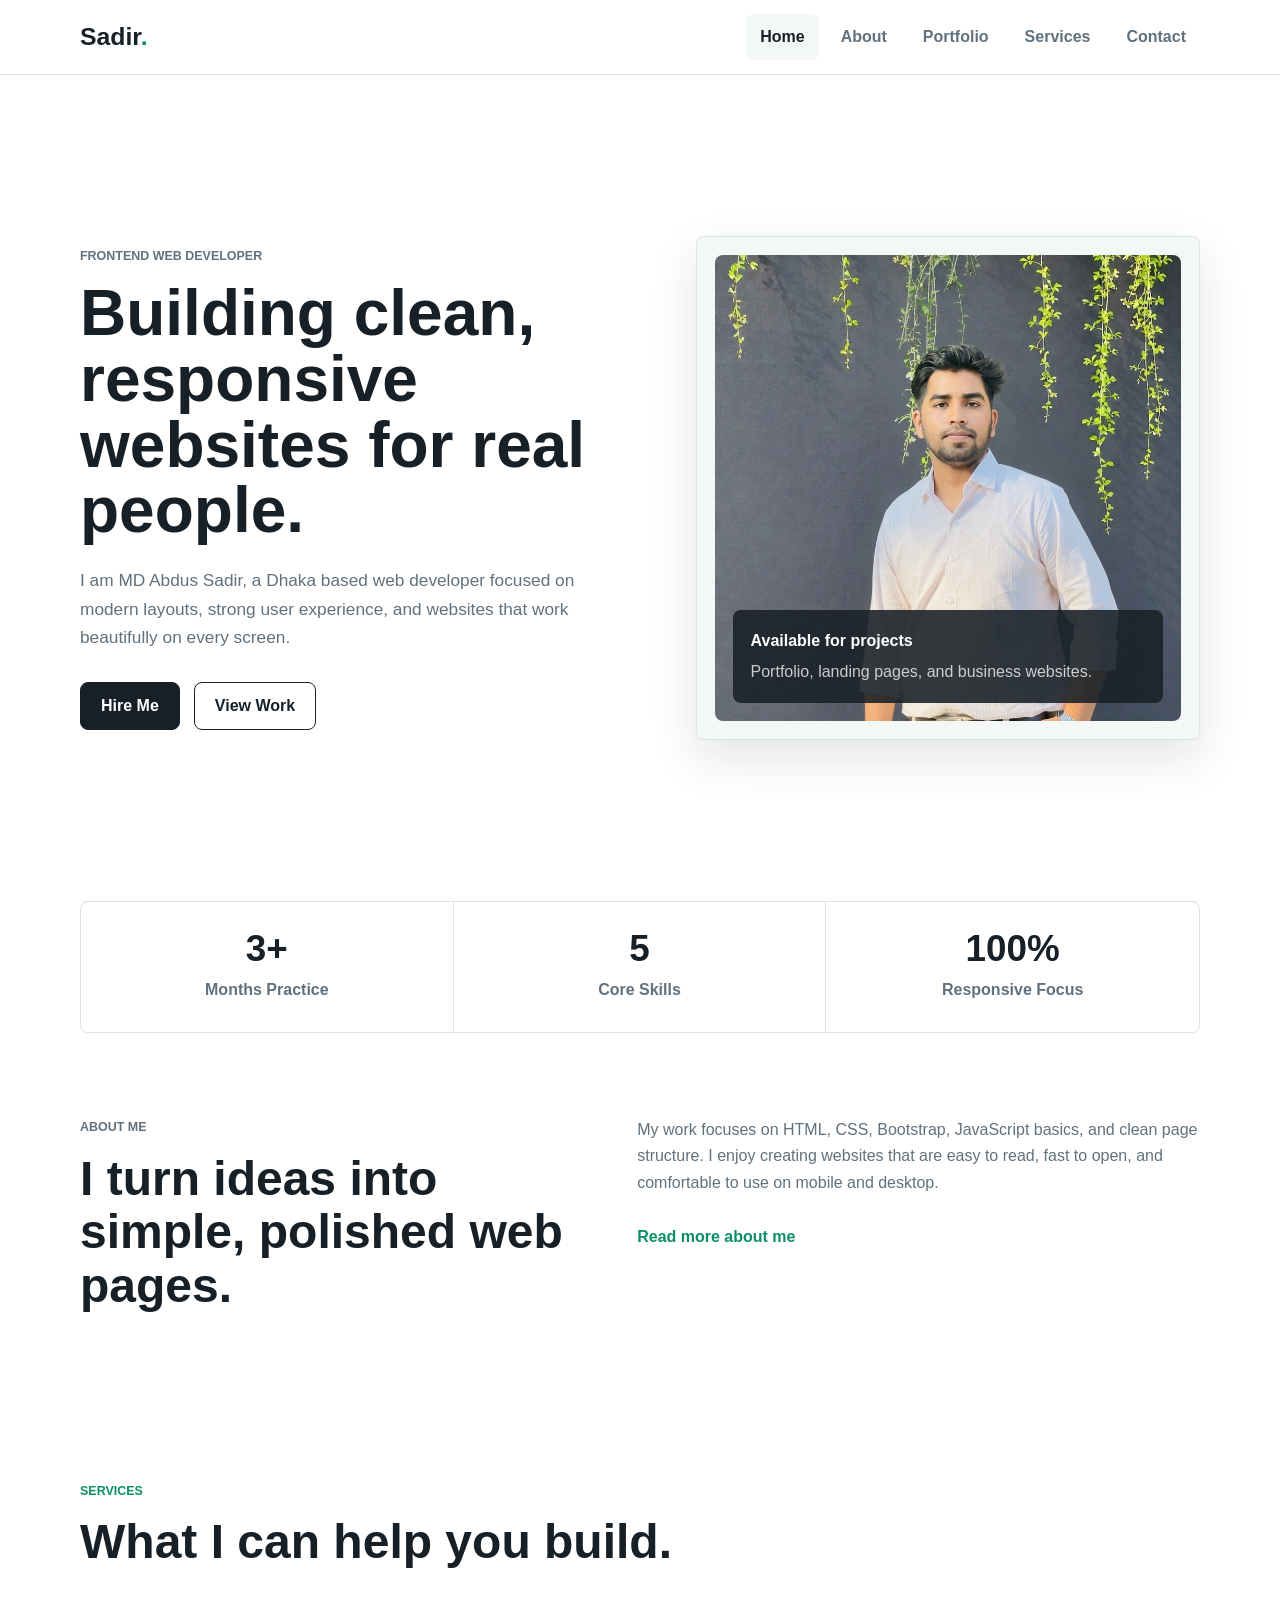
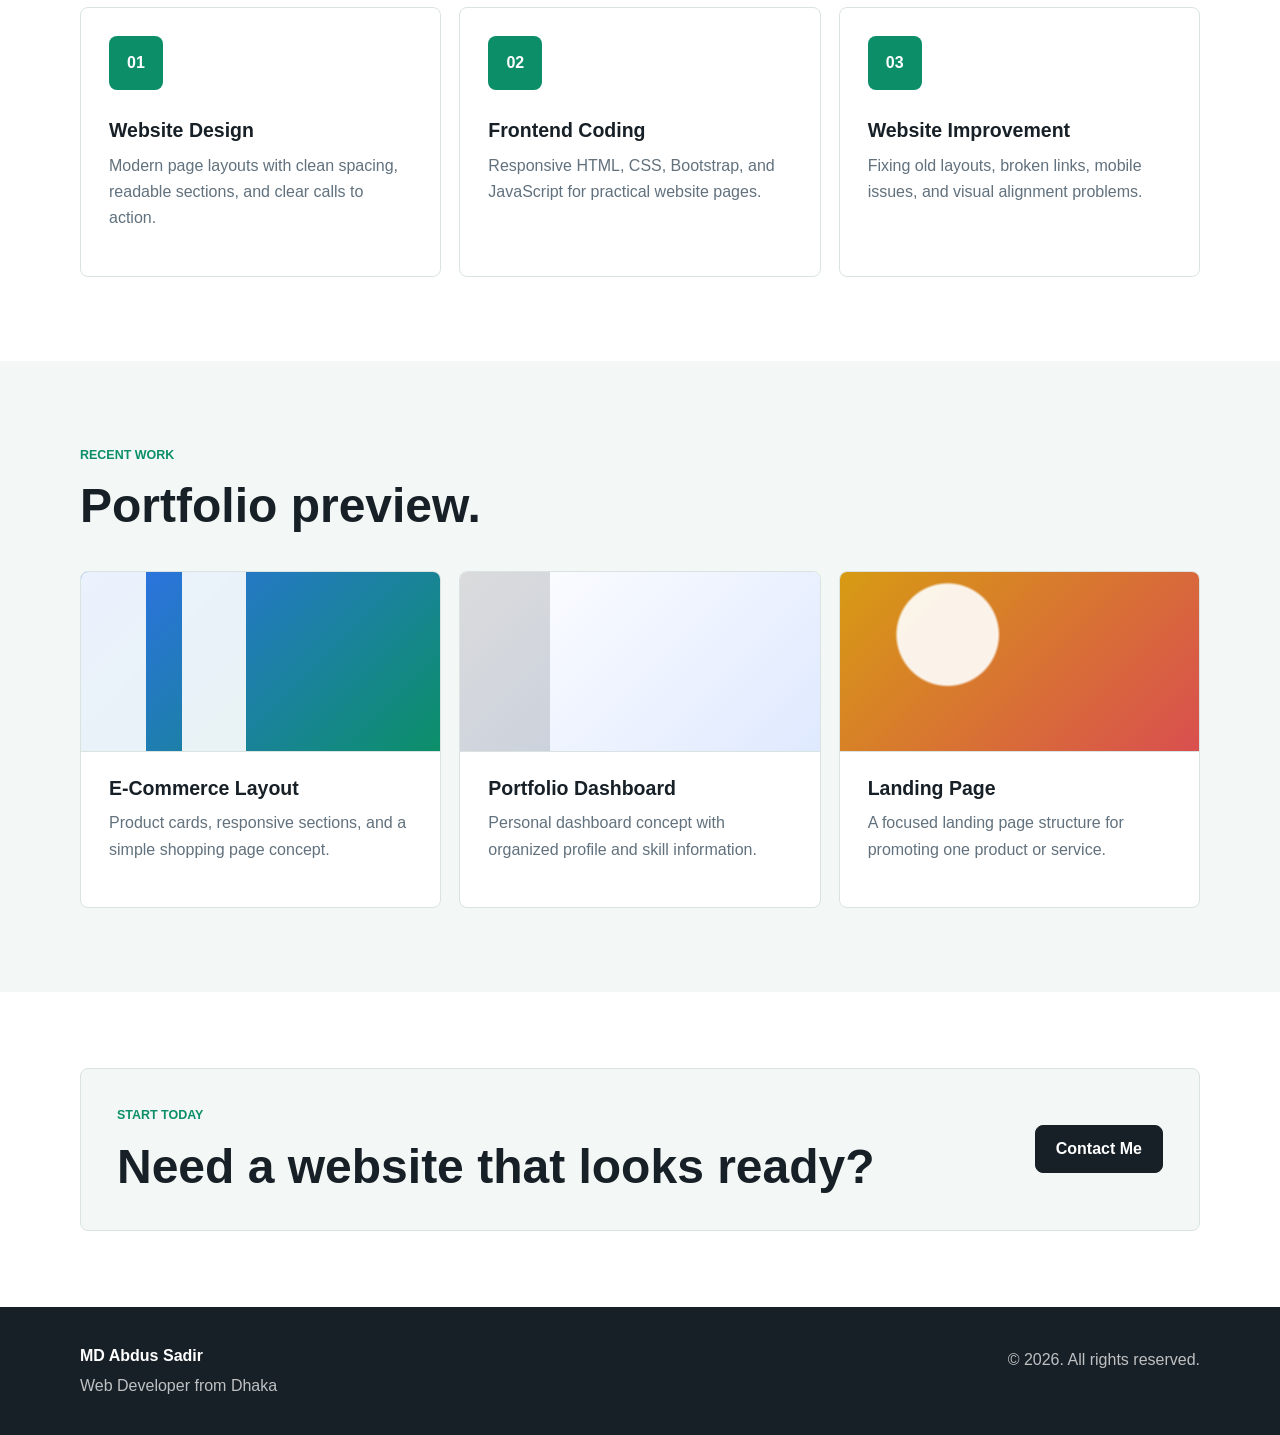
<file: index.html>
<!doctype html>
<html lang="en">

<head>
  <meta charset="UTF-8" />
  <meta name="viewport" content="width=device-width, initial-scale=1.0" />
  <title>MD Abdus Sadir | Web Developer</title>
  <meta name="description" content="Portfolio website for MD Abdus Sadir, a web developer from Dhaka." />
  <link rel="stylesheet" href="style.css" />
</head>

<body>
  <header class="site-header">
    <nav class="nav" aria-label="Main navigation">
      <a class="brand" href="index.html">Sadir<span>.</span></a>
      <input class="nav-check" type="checkbox" id="nav-check" />
      <label class="nav-button" for="nav-check" aria-label="Toggle navigation">
        <span></span>
        <span></span>
        <span></span>
      </label>
      <div class="nav-links">
        <a class="active" href="index.html">Home</a>
        <a href="about.html">About</a>
        <a href="portfolio.html">Portfolio</a>
        <a href="services.html">Services</a>
        <a href="contact.html">Contact</a>
      </div>
    </nav>
  </header>

  <main>
    <section class="hero">
      <div class="hero-content">
        <p class="eyebrow">Frontend web developer</p>
        <h1>Building clean, responsive websites for real people.</h1>
        <p>
          I am MD Abdus Sadir, a Dhaka based web developer focused on modern layouts,
          strong user experience, and websites that work beautifully on every screen.
        </p>
        <div class="hero-actions">
          <a class="btn primary" href="contact.html">Hire Me</a>
          <a class="btn secondary" href="portfolio.html">View Work</a>
        </div>
      </div>
      <div class="hero-visual">
        <img src="sadir-profile.png" alt="MD Abdus Sadir" />
        <div class="hero-card">
          <strong>Available for projects</strong>
          <span>Portfolio, landing pages, and business websites.</span>
        </div>
      </div>
    </section>

    <section class="section stats-band" aria-label="Profile highlights">
      <div>
        <strong>3+</strong>
        <span>Months Practice</span>
      </div>
      <div>
        <strong>5</strong>
        <span>Core Skills</span>
      </div>
      <div>
        <strong>100%</strong>
        <span>Responsive Focus</span>
      </div>
    </section>

    <section class="section split">
      <div>
        <p class="eyebrow">About me</p>
        <h2>I turn ideas into simple, polished web pages.</h2>
      </div>
      <div>
        <p>
          My work focuses on HTML, CSS, Bootstrap, JavaScript basics, and clean page
          structure. I enjoy creating websites that are easy to read, fast to open,
          and comfortable to use on mobile and desktop.
        </p>
        <a class="text-link" href="about.html">Read more about me</a>
      </div>
    </section>

    <section class="section">
      <div class="section-heading">
        <p class="eyebrow">Services</p>
        <h2>What I can help you build.</h2>
      </div>
      <div class="card-grid three">
        <article class="feature-card">
          <span class="icon-box">01</span>
          <h3>Website Design</h3>
          <p>Modern page layouts with clean spacing, readable sections, and clear calls to action.</p>
        </article>
        <article class="feature-card">
          <span class="icon-box">02</span>
          <h3>Frontend Coding</h3>
          <p>Responsive HTML, CSS, Bootstrap, and JavaScript for practical website pages.</p>
        </article>
        <article class="feature-card">
          <span class="icon-box">03</span>
          <h3>Website Improvement</h3>
          <p>Fixing old layouts, broken links, mobile issues, and visual alignment problems.</p>
        </article>
      </div>
    </section>

    <section class="section soft">
      <div class="section-heading">
        <p class="eyebrow">Recent work</p>
        <h2>Portfolio preview.</h2>
      </div>
      <div class="project-grid">
        <article class="project-card">
          <div class="project-art shop-art"></div>
          <h3>E-Commerce Layout</h3>
          <p>Product cards, responsive sections, and a simple shopping page concept.</p>
        </article>
        <article class="project-card">
          <div class="project-art dashboard-art"></div>
          <h3>Portfolio Dashboard</h3>
          <p>Personal dashboard concept with organized profile and skill information.</p>
        </article>
        <article class="project-card">
          <div class="project-art landing-art"></div>
          <h3>Landing Page</h3>
          <p>A focused landing page structure for promoting one product or service.</p>
        </article>
      </div>
    </section>

    <section class="section cta">
      <div>
        <p class="eyebrow">Start today</p>
        <h2>Need a website that looks ready?</h2>
      </div>
      <a class="btn primary" href="contact.html">Contact Me</a>
    </section>
  </main>

  <footer class="footer">
    <div>
      <strong>MD Abdus Sadir</strong>
      <p>Web Developer from Dhaka</p>
    </div>
    <p>&copy; 2026. All rights reserved.</p>
  </footer>
<script>
function updateDateTime() {
    const now = new Date();

    const options = {
        weekday: 'short',
        year: 'numeric',
        month: 'short',
        day: 'numeric',
        hour: '2-digit',
        minute: '2-digit',
        second: '2-digit',
        hour12: true
    };

    document.getElementById('datetime').textContent =
        now.toLocaleString('en-US', options);
}

setInterval(updateDateTime, 1000);
updateDateTime();
</script>



</body>
</html>
</file>
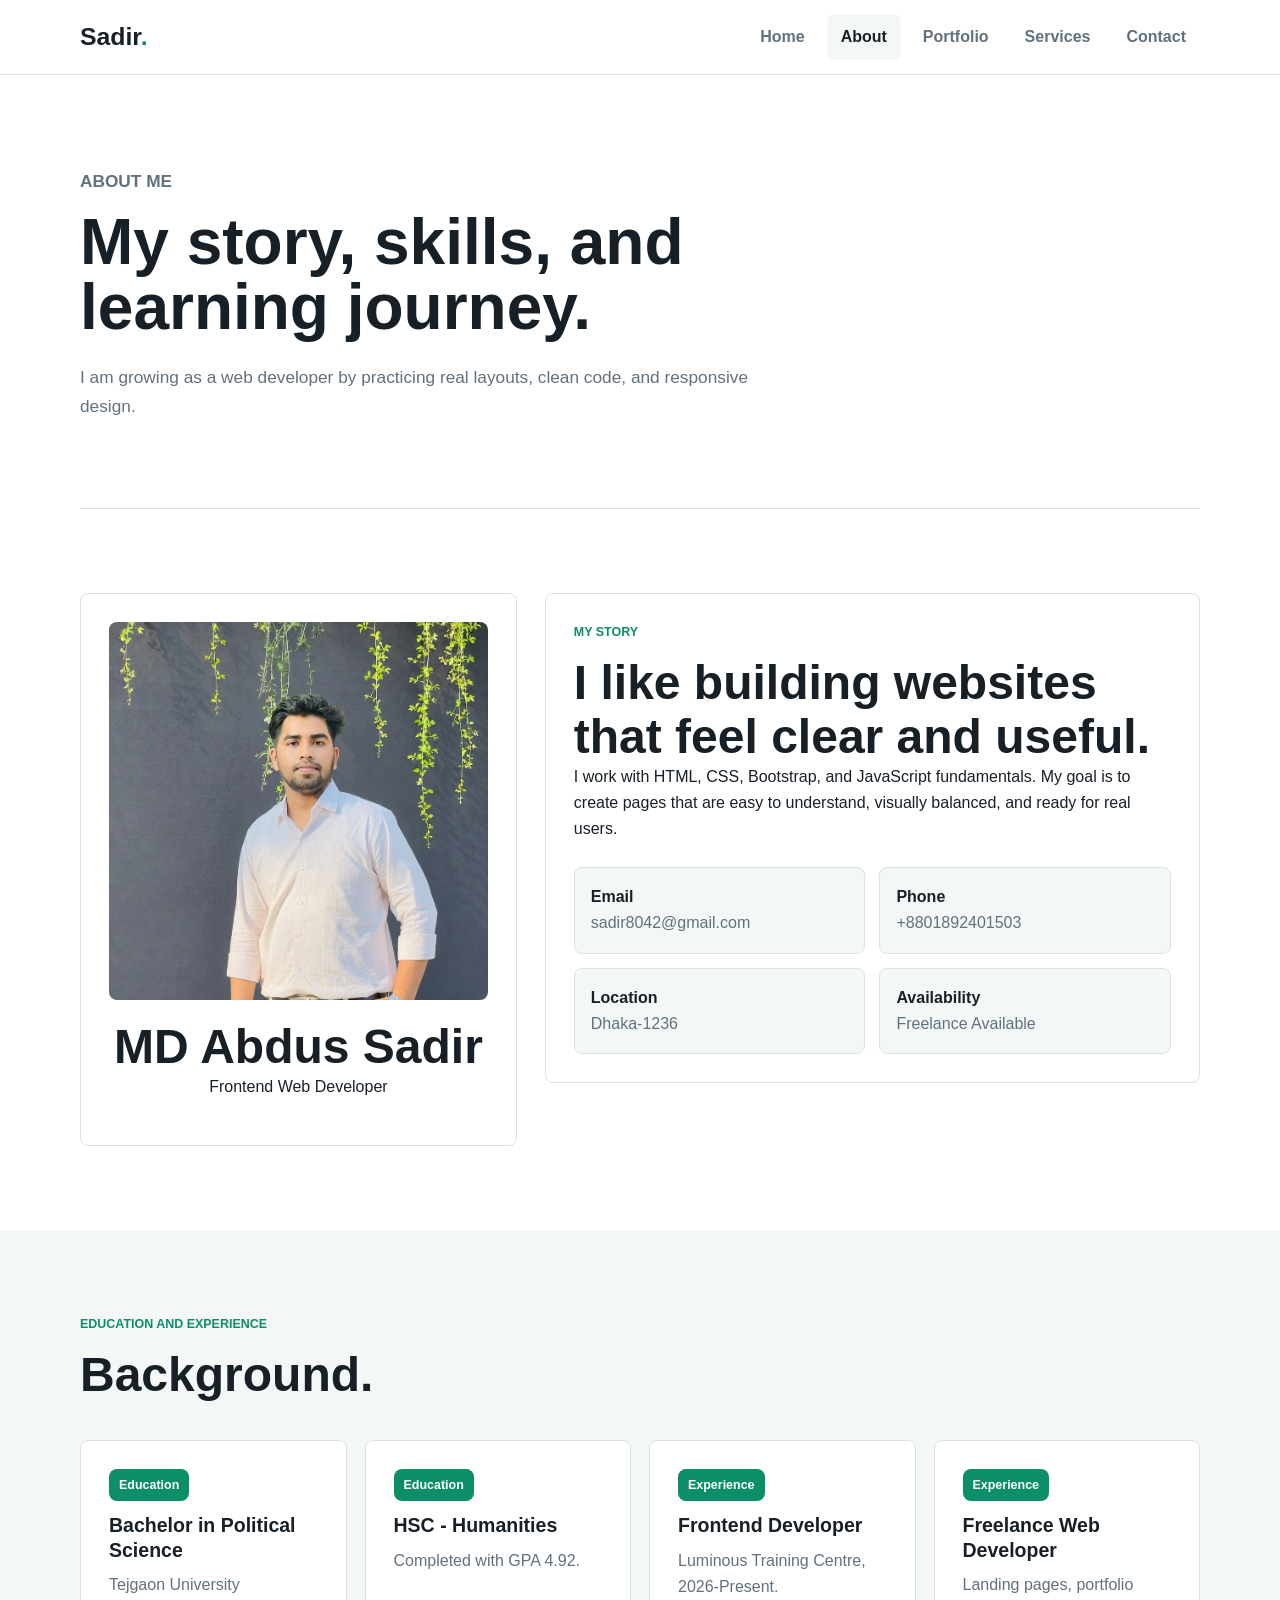
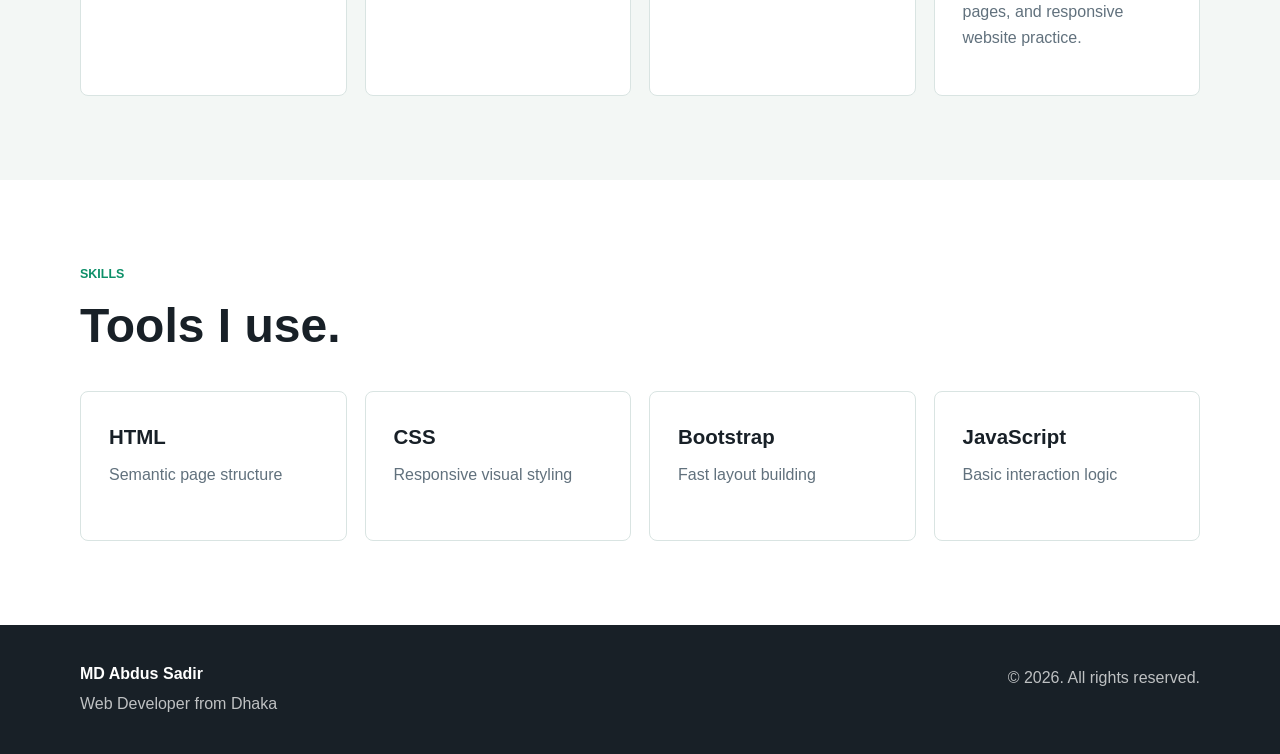
<file: about.html>
<!doctype html>
<html lang="en">

<head>
  <meta charset="UTF-8" />
  <meta name="viewport" content="width=device-width, initial-scale=1.0" />
  <title>About | MD Abdus Sadir</title>
  <meta name="description" content="About MD Abdus Sadir, education, experience, and web development skills." />
  <link rel="stylesheet" href="style.css" />
</head>

<body>
  <header class="site-header">
    <nav class="nav" aria-label="Main navigation">
      <a class="brand" href="index.html">Sadir<span>.</span></a>
      <input class="nav-check" type="checkbox" id="nav-check" />
      <label class="nav-button" for="nav-check" aria-label="Toggle navigation">
        <span></span>
        <span></span>
        <span></span>
      </label>
      <div class="nav-links">
        <a href="index.html">Home</a>
        <a class="active" href="about.html">About</a>
        <a href="portfolio.html">Portfolio</a>
        <a href="services.html">Services</a>
        <a href="contact.html">Contact</a>
      </div>
    </nav>
  </header>

  <main>
    <section class="page-hero">
      <p class="eyebrow">About me</p>
      <h1>My story, skills, and learning journey.</h1>
      <p>I am growing as a web developer by practicing real layouts, clean code, and responsive design.</p>
    </section>

    <section class="section about-layout">
      <div class="profile-panel">
        <img src="sadir-profile.png" alt="MD Abdus Sadir" />
        <h2>MD Abdus Sadir</h2>
        <p>Frontend Web Developer</p>
      </div>
      <div class="story-panel">
        <p class="eyebrow">My story</p>
        <h2>I like building websites that feel clear and useful.</h2>
        <p>
          I work with HTML, CSS, Bootstrap, and JavaScript fundamentals. My goal is to create
          pages that are easy to understand, visually balanced, and ready for real users.
        </p>
        <div class="info-grid">
          <div><strong>Email</strong><span>sadir8042@gmail.com</span></div>
          <div><strong>Phone</strong><span>+8801892401503</span></div>
          <div><strong>Location</strong><span>Dhaka-1236</span></div>
          <div><strong>Availability</strong><span>Freelance Available</span></div>
        </div>
      </div>
    </section>

    <section class="section soft">
      <div class="section-heading">
        <p class="eyebrow">Education and experience</p>
        <h2>Background.</h2>
      </div>
      <div class="timeline">
        <article>
          <span>Education</span>
          <h3>Bachelor in Political Science</h3>
          <p>Tejgaon University</p>
        </article>
        <article>
          <span>Education</span>
          <h3>HSC - Humanities</h3>
          <p>Completed with GPA 4.92.</p>
        </article>
        <article>
          <span>Experience</span>
          <h3>Frontend Developer</h3>
          <p>Luminous Training Centre, 2026-Present.</p>
        </article>
        <article>
          <span>Experience</span>
          <h3>Freelance Web Developer</h3>
          <p>Landing pages, portfolio pages, and responsive website practice.</p>
        </article>
      </div>
    </section>

    <section class="section">
      <div class="section-heading">
        <p class="eyebrow">Skills</p>
        <h2>Tools I use.</h2>
      </div>
      <div class="skill-grid">
        <div class="skill-card"><strong>HTML</strong><span>Semantic page structure</span></div>
        <div class="skill-card"><strong>CSS</strong><span>Responsive visual styling</span></div>
        <div class="skill-card"><strong>Bootstrap</strong><span>Fast layout building</span></div>
        <div class="skill-card"><strong>JavaScript</strong><span>Basic interaction logic</span></div>
      </div>
    </section>
  </main>

  <footer class="footer">
    <div>
      <strong>MD Abdus Sadir</strong>
      <p>Web Developer from Dhaka</p>
    </div>
    <p>&copy; 2026. All rights reserved.</p>
  </footer>
</body>

</html>
</file>
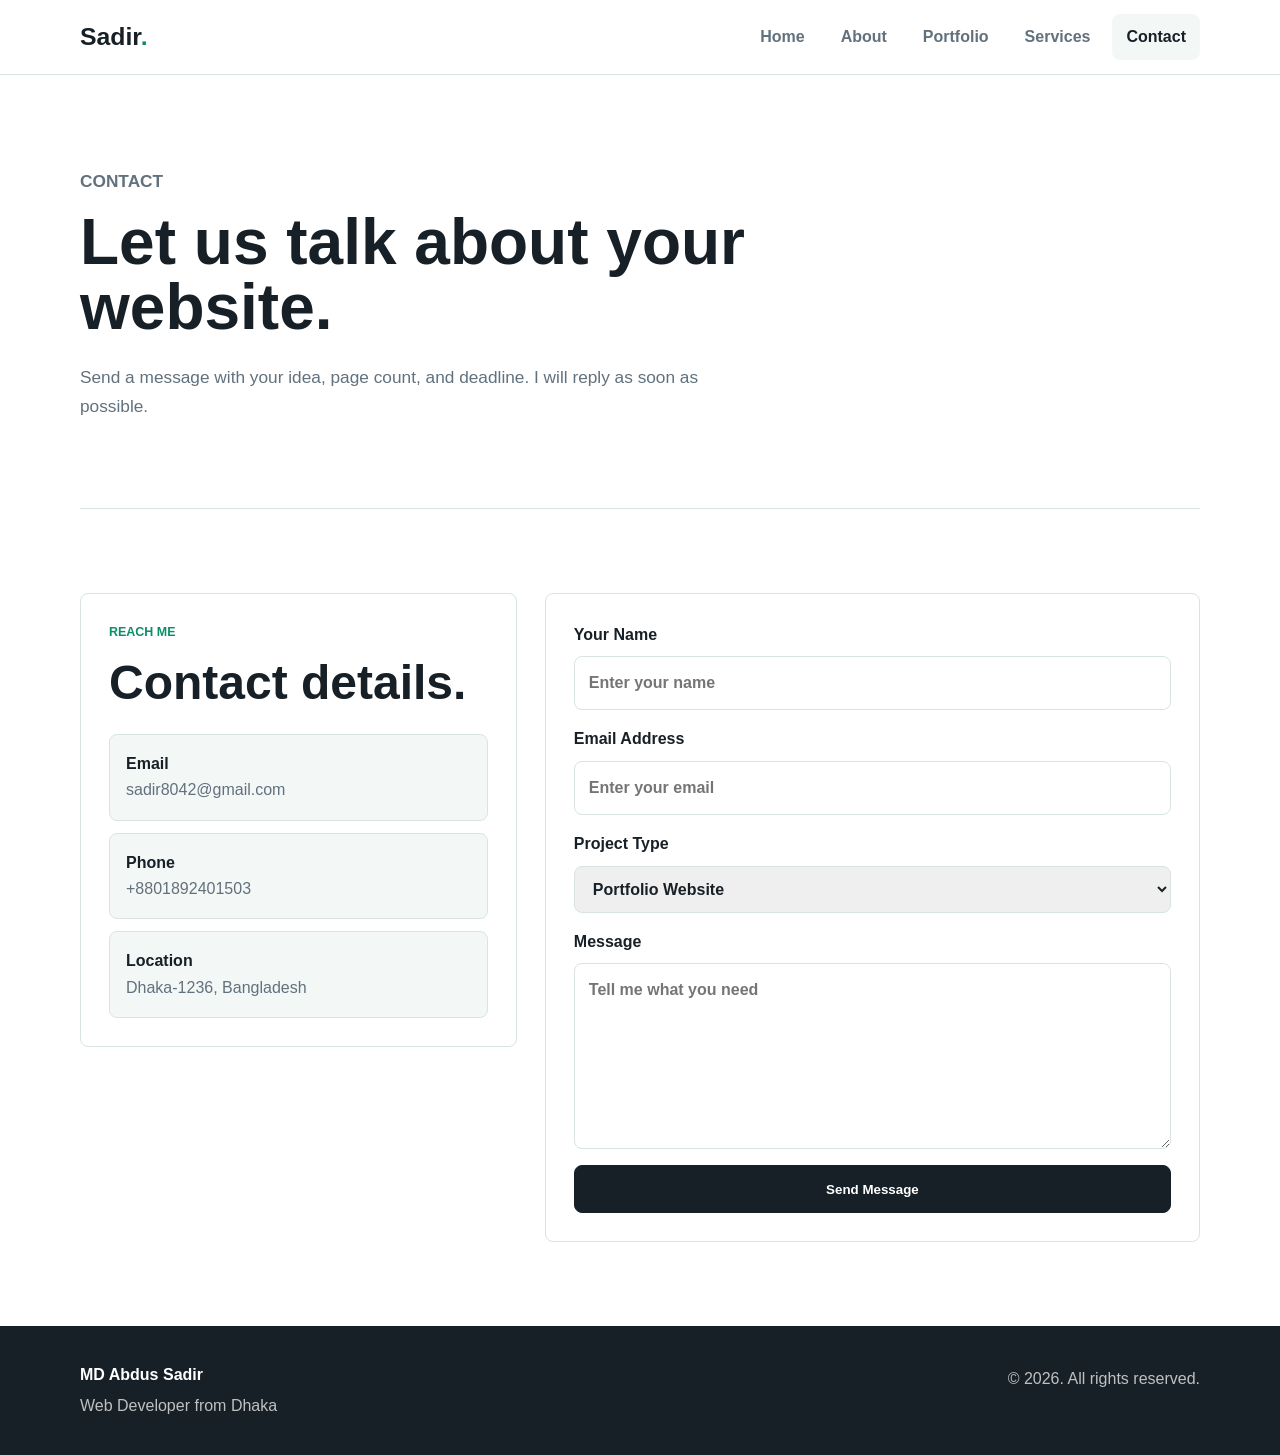
<file: contact.html>
<!doctype html>
<html lang="en">

<head>
  <meta charset="UTF-8" />
  <meta name="viewport" content="width=device-width, initial-scale=1.0" />
  <title>Contact | MD Abdus Sadir</title>
  <meta name="description" content="Contact MD Abdus Sadir for web development projects." />
  <link rel="stylesheet" href="style.css" />
</head>

<body>
  <header class="site-header">
    <nav class="nav" aria-label="Main navigation">
      <a class="brand" href="index.html">Sadir<span>.</span></a>
      <input class="nav-check" type="checkbox" id="nav-check" />
      <label class="nav-button" for="nav-check" aria-label="Toggle navigation">
        <span></span>
        <span></span>
        <span></span>
      </label>
      <div class="nav-links">
        <a href="index.html">Home</a>
        <a href="about.html">About</a>
        <a href="portfolio.html">Portfolio</a>
        <a href="services.html">Services</a>
        <a class="active" href="contact.html">Contact</a>
      </div>
    </nav>
  </header>

  <main>
    <section class="page-hero">
      <p class="eyebrow">Contact</p>
      <h1>Let us talk about your website.</h1>
      <p>Send a message with your idea, page count, and deadline. I will reply as soon as possible.</p>
    </section>

    <section class="section contact-layout">
      <div class="contact-info">
        <p class="eyebrow">Reach me</p>
        <h2>Contact details.</h2>
        <div class="contact-list">
          <a href="mailto:sadir8042@gmail.com"><strong>Email</strong><span>sadir8042@gmail.com</span></a>
          <a href="tel:+8801892401503"><strong>Phone</strong><span>+8801892401503</span></a>
          <div><strong>Location</strong><span>Dhaka-1236, Bangladesh</span></div>
        </div>
      </div>

      <form class="contact-form" action="mailto:sadir8042@gmail.com" method="post" enctype="text/plain">
        <label>
          Your Name
          <input type="text" name="name" placeholder="Enter your name" required />
        </label>
        <label>
          Email Address
          <input type="email" name="email" placeholder="Enter your email" required />
        </label>
        <label>
          Project Type
          <select name="project">
            <option>Portfolio Website</option>
            <option>Landing Page</option>
            <option>Business Website</option>
            <option>Website Fix</option>
          </select>
        </label>
        <label>
          Message
          <textarea name="message" rows="6" placeholder="Tell me what you need"></textarea>
        </label>
        <button class="btn primary" type="submit">Send Message</button>
      </form>
    </section>
  </main>

  <footer class="footer">
    <div>
      <strong>MD Abdus Sadir</strong>
      <p>Web Developer from Dhaka</p>
    </div>
    <p>&copy; 2026. All rights reserved.</p>
  </footer>
</body>

</html>
</file>
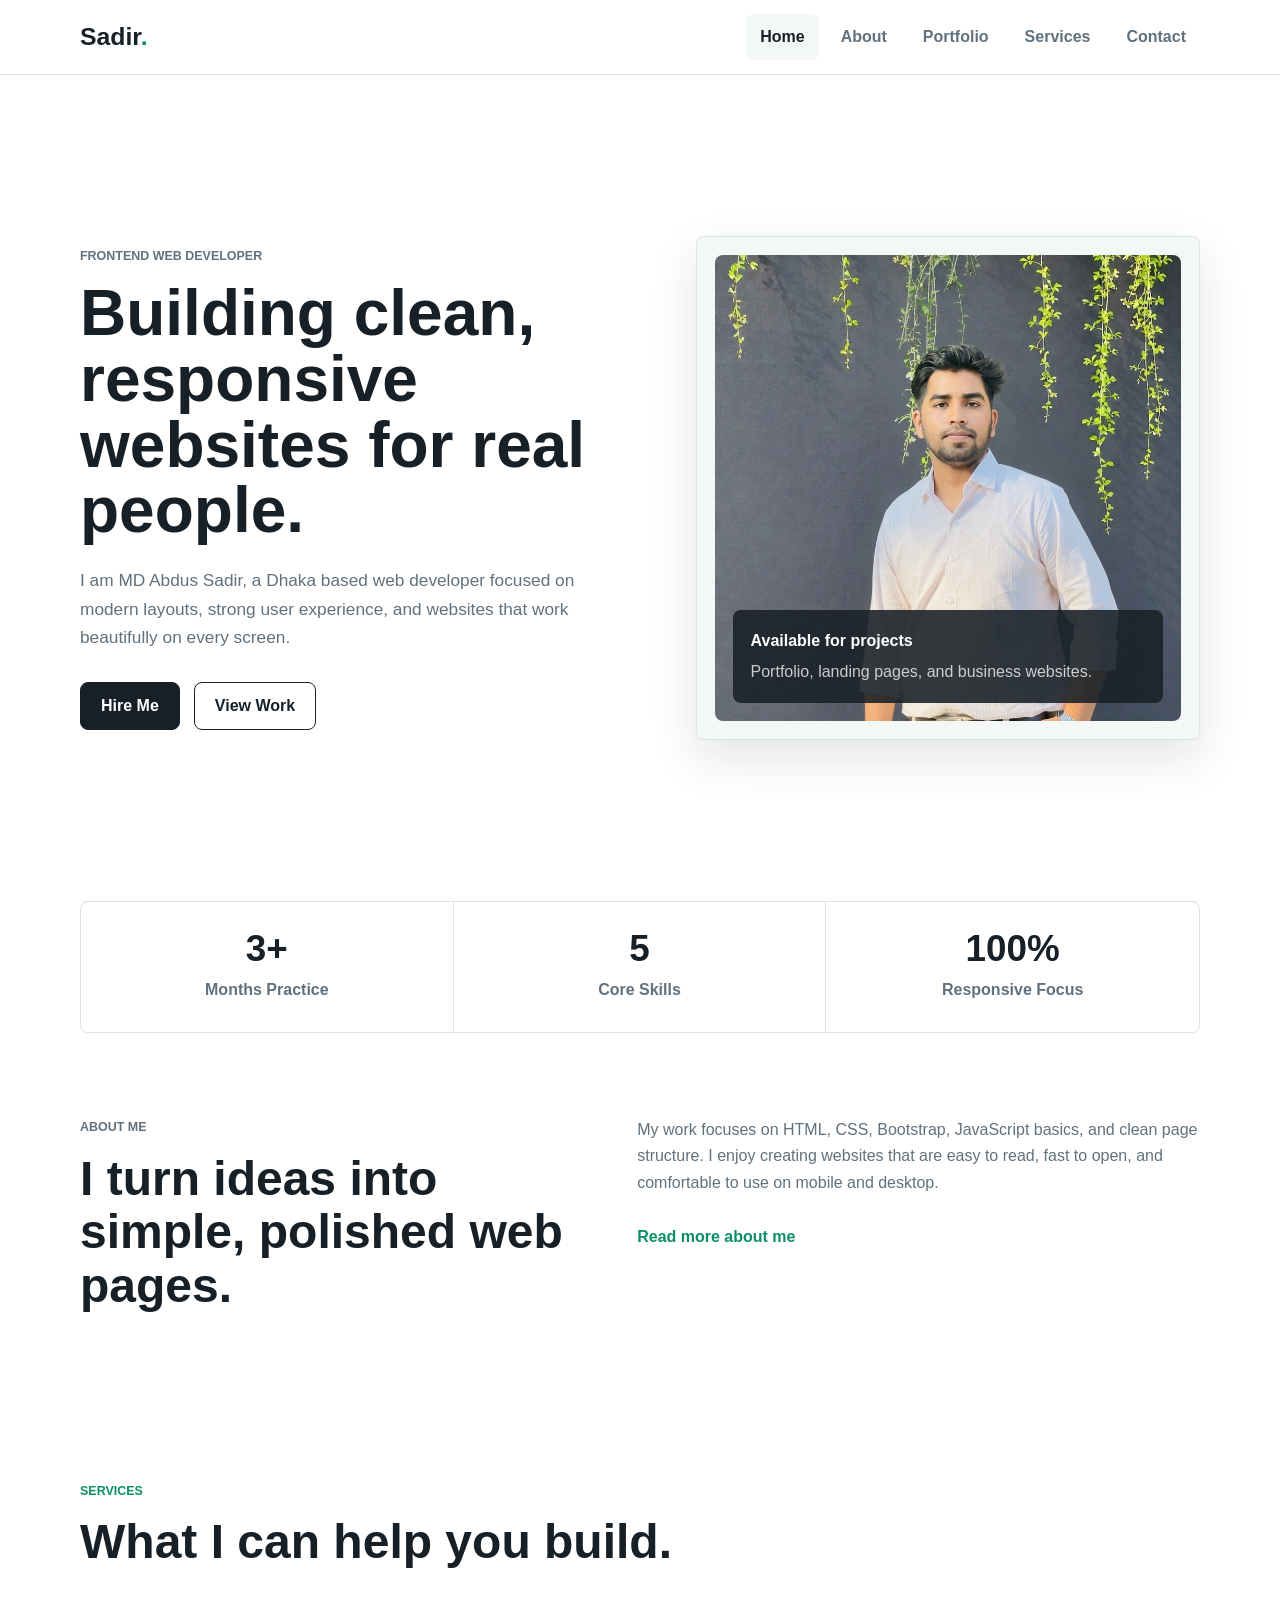
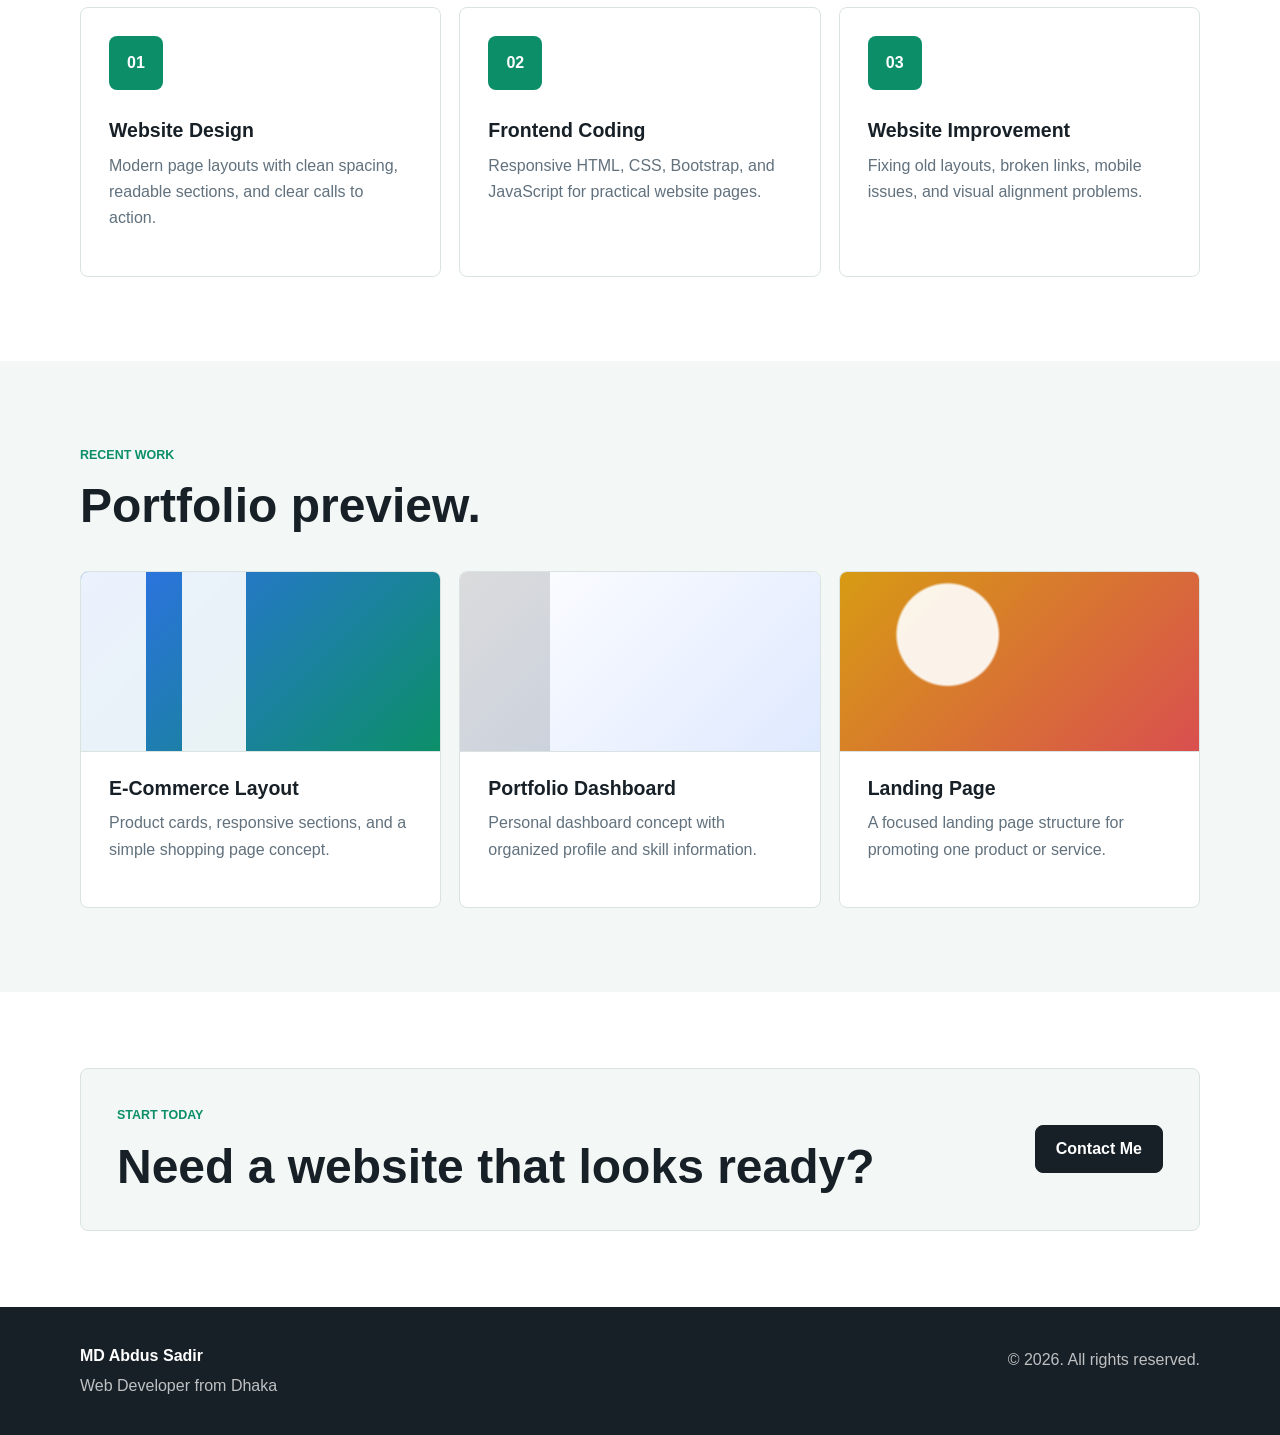
<file: home.html>
<!doctype html>
<html lang="en">

<head>
  <meta charset="UTF-8" />
  <meta name="viewport" content="width=device-width, initial-scale=1.0" />
  <title>Home | MD Abdus Sadir</title>
  <meta http-equiv="refresh" content="0; url=index.html" />
  <link rel="canonical" href="index.html" />
  <link rel="stylesheet" href="style.css" />
</head>

<body>
  <main class="redirect-page">
    <h1>Opening Home Page...</h1>
    <p><a class="btn primary" href="index.html">Go to Home</a></p>
  </main>
</body>

</html>
</file>
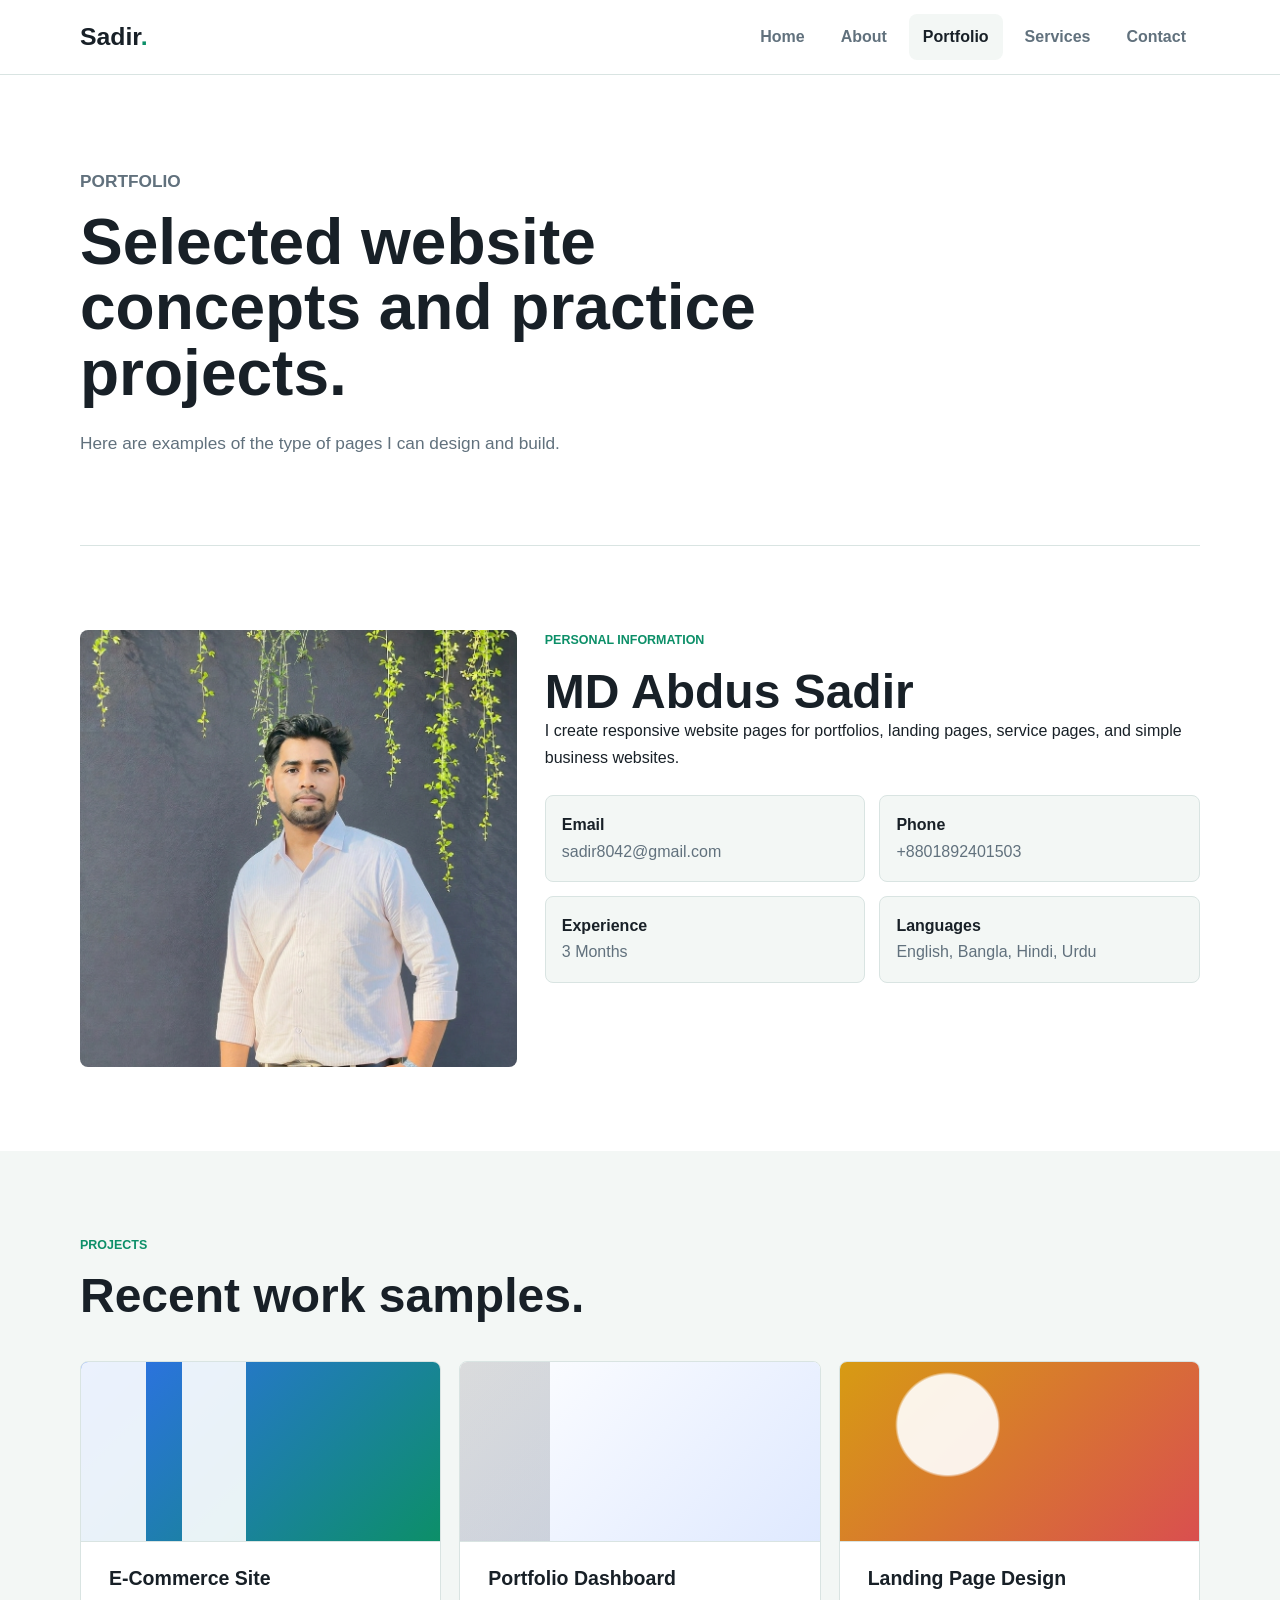
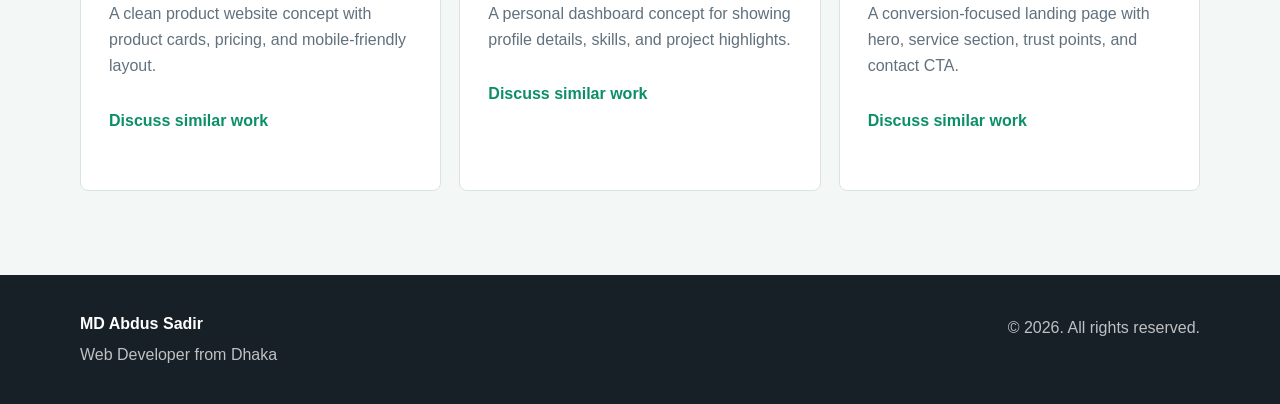
<file: portfolio.html>
<!doctype html>
<html lang="en">

<head>
  <meta charset="UTF-8" />
  <meta name="viewport" content="width=device-width, initial-scale=1.0" />
  <title>Portfolio | MD Abdus Sadir</title>
  <meta name="description" content="Portfolio projects and personal information for MD Abdus Sadir." />
  <link rel="stylesheet" href="style.css" />
</head>

<body>
  <header class="site-header">
    <nav class="nav" aria-label="Main navigation">
      <a class="brand" href="index.html">Sadir<span>.</span></a>
      <input class="nav-check" type="checkbox" id="nav-check" />
      <label class="nav-button" for="nav-check" aria-label="Toggle navigation">
        <span></span>
        <span></span>
        <span></span>
      </label>
      <div class="nav-links">
        <a href="index.html">Home</a>
        <a href="about.html">About</a>
        <a class="active" href="portfolio.html">Portfolio</a>
        <a href="services.html">Services</a>
        <a href="contact.html">Contact</a>
      </div>
    </nav>
  </header>

  <main>
    <section class="page-hero">
      <p class="eyebrow">Portfolio</p>
      <h1>Selected website concepts and practice projects.</h1>
      <p>Here are examples of the type of pages I can design and build.</p>
    </section>

    <section class="section portfolio-intro">
      <div>
        <img src="sadir-profile.png" alt="MD Abdus Sadir" />
      </div>
      <div>
        <p class="eyebrow">Personal information</p>
        <h2>MD Abdus Sadir</h2>
        <p>
          I create responsive website pages for portfolios, landing pages, service pages,
          and simple business websites.
        </p>
        <div class="info-grid">
          <div><strong>Email</strong><span>sadir8042@gmail.com</span></div>
          <div><strong>Phone</strong><span>+8801892401503</span></div>
          <div><strong>Experience</strong><span>3 Months</span></div>
          <div><strong>Languages</strong><span>English, Bangla, Hindi, Urdu</span></div>
        </div>
      </div>
    </section>

    <section class="section soft">
      <div class="section-heading">
        <p class="eyebrow">Projects</p>
        <h2>Recent work samples.</h2>
      </div>
      <div class="project-grid">
        <article class="project-card large-card">
          <div class="project-art shop-art"></div>
          <h3>E-Commerce Site</h3>
          <p>A clean product website concept with product cards, pricing, and mobile-friendly layout.</p>
          <a class="text-link" href="contact.html">Discuss similar work</a>
        </article>
        <article class="project-card large-card">
          <div class="project-art dashboard-art"></div>
          <h3>Portfolio Dashboard</h3>
          <p>A personal dashboard concept for showing profile details, skills, and project highlights.</p>
          <a class="text-link" href="contact.html">Discuss similar work</a>
        </article>
        <article class="project-card large-card">
          <div class="project-art landing-art"></div>
          <h3>Landing Page Design</h3>
          <p>A conversion-focused landing page with hero, service section, trust points, and contact CTA.</p>
          <a class="text-link" href="contact.html">Discuss similar work</a>
        </article>
      </div>
    </section>
  </main>

  <footer class="footer">
    <div>
      <strong>MD Abdus Sadir</strong>
      <p>Web Developer from Dhaka</p>
    </div>
    <p>&copy; 2026. All rights reserved.</p>
  </footer>
</body>

</html>
</file>
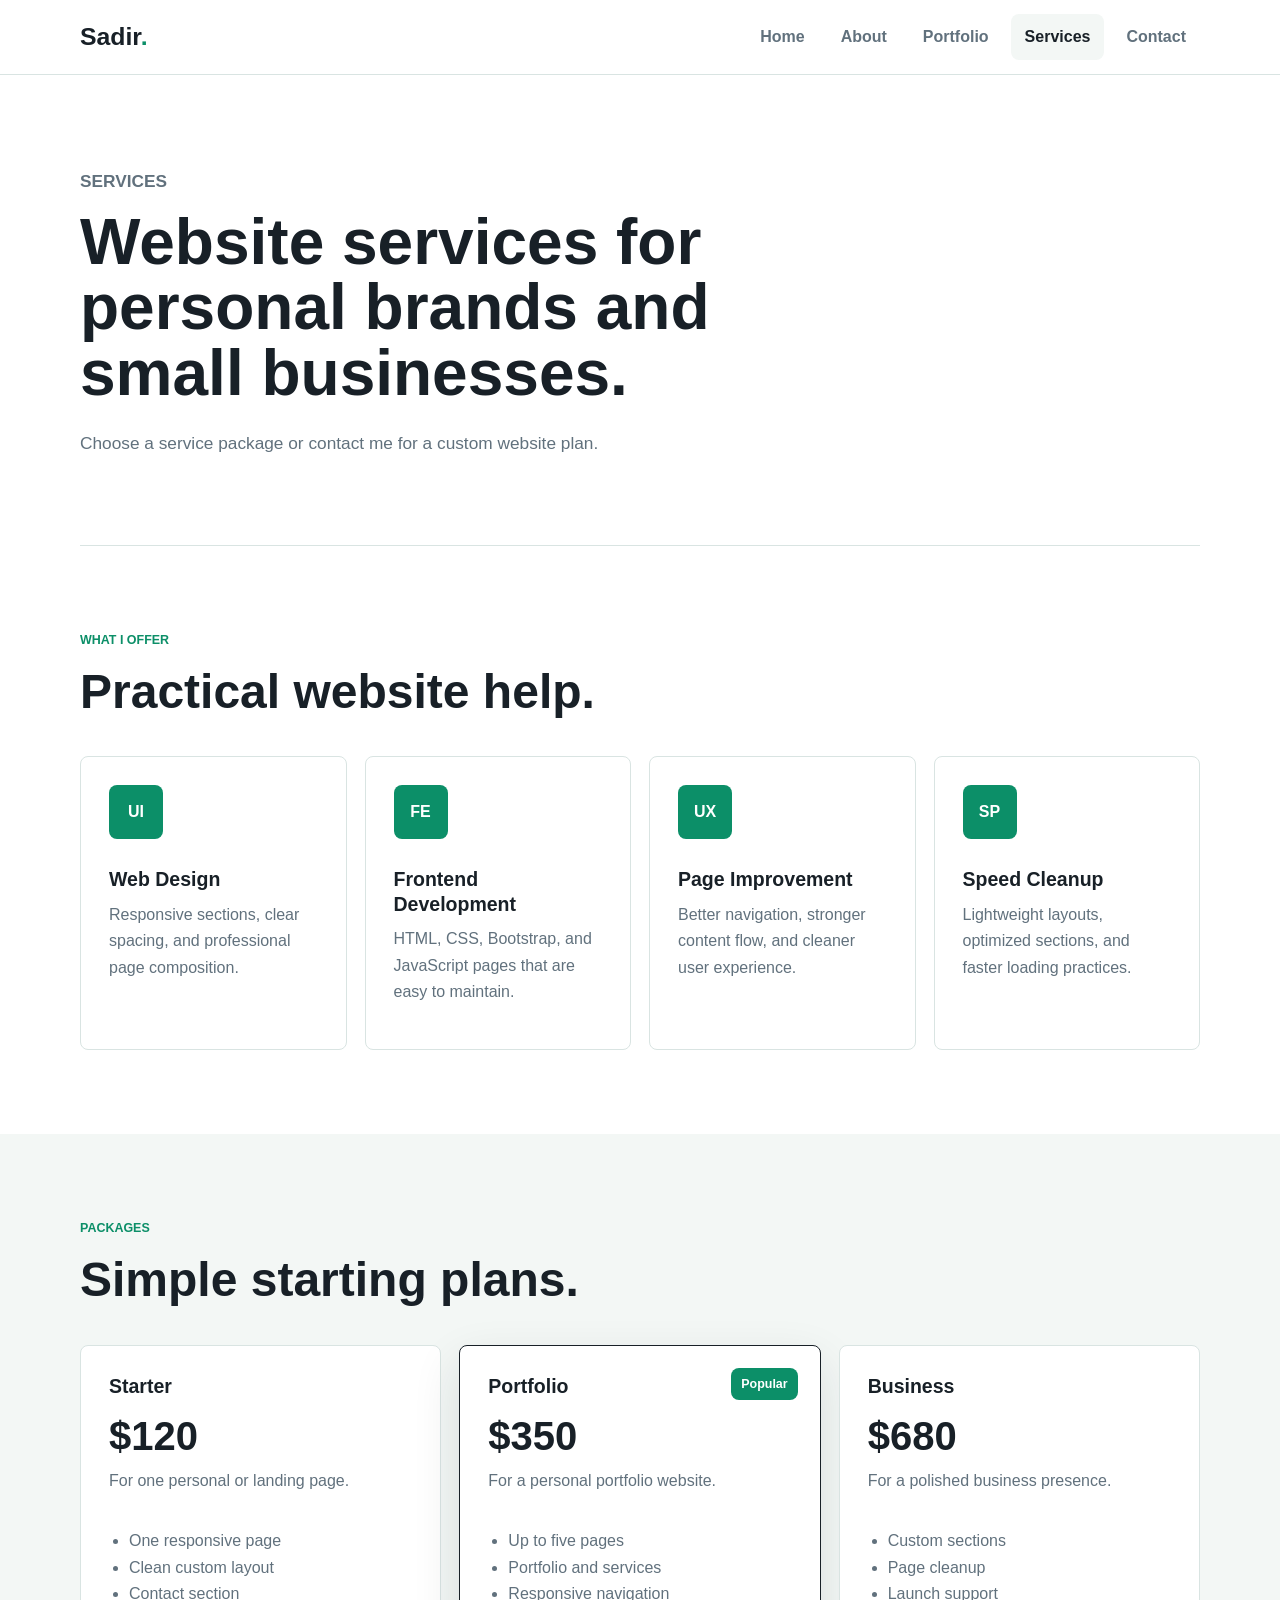
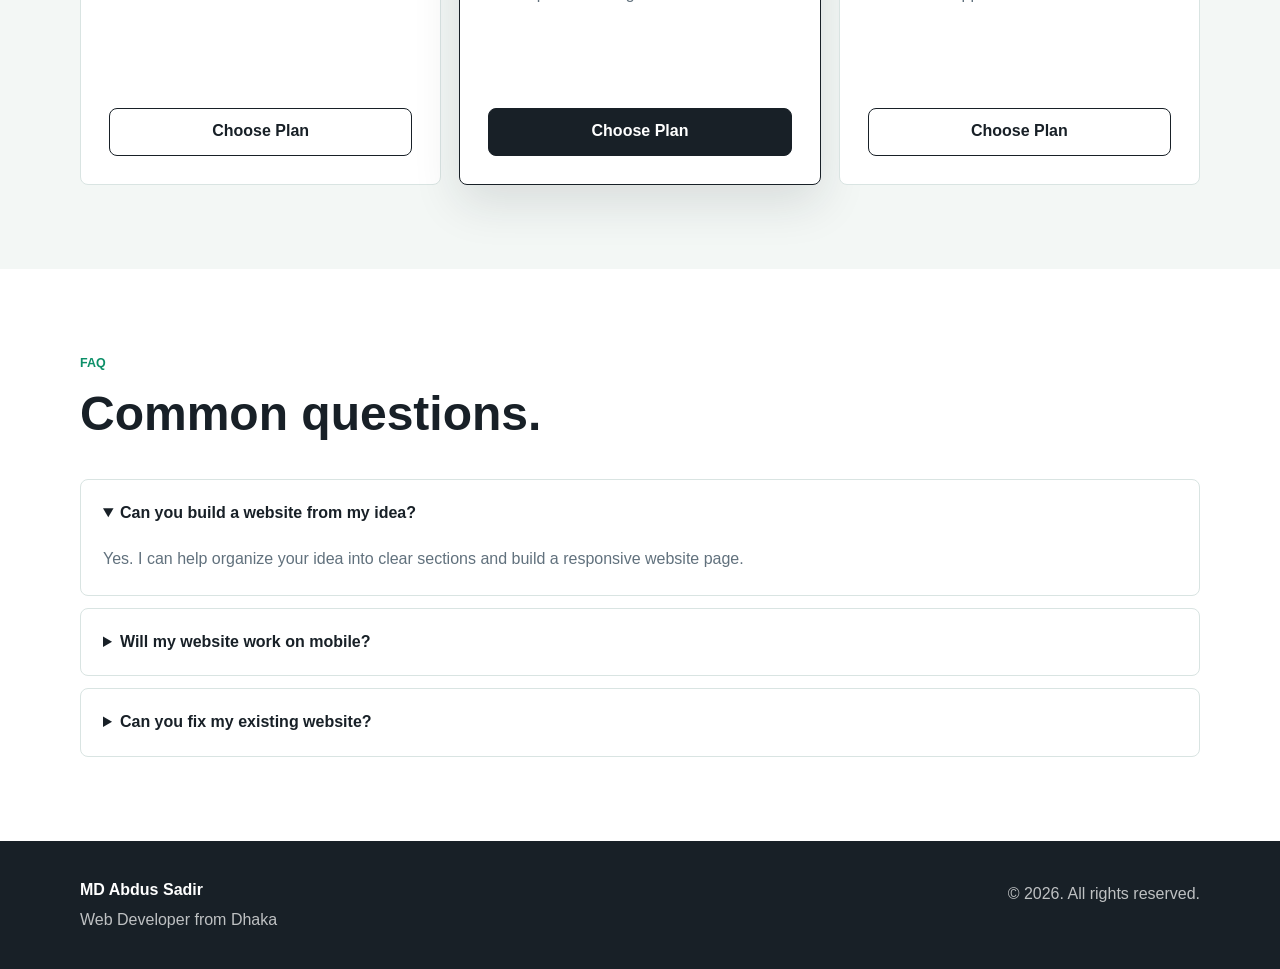
<file: services.html>
<!doctype html>
<html lang="en">

<head>
  <meta charset="UTF-8" />
  <meta name="viewport" content="width=device-width, initial-scale=1.0" />
  <title>Services | MD Abdus Sadir</title>
  <meta name="description" content="Web development services by MD Abdus Sadir." />
  <link rel="stylesheet" href="style.css" />
</head>

<body>
  <header class="site-header">
    <nav class="nav" aria-label="Main navigation">
      <a class="brand" href="index.html">Sadir<span>.</span></a>
      <input class="nav-check" type="checkbox" id="nav-check" />
      <label class="nav-button" for="nav-check" aria-label="Toggle navigation">
        <span></span>
        <span></span>
        <span></span>
      </label>
      <div class="nav-links">
        <a href="index.html">Home</a>
        <a href="about.html">About</a>
        <a href="portfolio.html">Portfolio</a>
        <a class="active" href="services.html">Services</a>
        <a href="contact.html">Contact</a>
      </div>
    </nav>
  </header>

  <main>
    <section class="page-hero">
      <p class="eyebrow">Services</p>
      <h1>Website services for personal brands and small businesses.</h1>
      <p>Choose a service package or contact me for a custom website plan.</p>
    </section>

    <section class="section">
      <div class="section-heading">
        <p class="eyebrow">What I offer</p>
        <h2>Practical website help.</h2>
      </div>
      <div class="card-grid four">
        <article class="feature-card">
          <span class="icon-box">UI</span>
          <h3>Web Design</h3>
          <p>Responsive sections, clear spacing, and professional page composition.</p>
        </article>
        <article class="feature-card">
          <span class="icon-box">FE</span>
          <h3>Frontend Development</h3>
          <p>HTML, CSS, Bootstrap, and JavaScript pages that are easy to maintain.</p>
        </article>
        <article class="feature-card">
          <span class="icon-box">UX</span>
          <h3>Page Improvement</h3>
          <p>Better navigation, stronger content flow, and cleaner user experience.</p>
        </article>
        <article class="feature-card">
          <span class="icon-box">SP</span>
          <h3>Speed Cleanup</h3>
          <p>Lightweight layouts, optimized sections, and faster loading practices.</p>
        </article>
      </div>
    </section>

    <section class="section soft">
      <div class="section-heading">
        <p class="eyebrow">Packages</p>
        <h2>Simple starting plans.</h2>
      </div>
      <div class="pricing-grid">
        <article class="price-card">
          <h3>Starter</h3>
          <strong>$120</strong>
          <p>For one personal or landing page.</p>
          <ul>
            <li>One responsive page</li>
            <li>Clean custom layout</li>
            <li>Contact section</li>
          </ul>
          <a class="btn secondary" href="contact.html">Choose Plan</a>
        </article>
        <article class="price-card featured">
          <span class="badge">Popular</span>
          <h3>Portfolio</h3>
          <strong>$350</strong>
          <p>For a personal portfolio website.</p>
          <ul>
            <li>Up to five pages</li>
            <li>Portfolio and services</li>
            <li>Responsive navigation</li>
          </ul>
          <a class="btn primary" href="contact.html">Choose Plan</a>
        </article>
        <article class="price-card">
          <h3>Business</h3>
          <strong>$680</strong>
          <p>For a polished business presence.</p>
          <ul>
            <li>Custom sections</li>
            <li>Page cleanup</li>
            <li>Launch support</li>
          </ul>
          <a class="btn secondary" href="contact.html">Choose Plan</a>
        </article>
      </div>
    </section>

    <section class="section">
      <div class="section-heading">
        <p class="eyebrow">FAQ</p>
        <h2>Common questions.</h2>
      </div>
      <div class="faq-list">
        <details open>
          <summary>Can you build a website from my idea?</summary>
          <p>Yes. I can help organize your idea into clear sections and build a responsive website page.</p>
        </details>
        <details>
          <summary>Will my website work on mobile?</summary>
          <p>Yes. Every page is designed to adapt to mobile, tablet, and desktop screens.</p>
        </details>
        <details>
          <summary>Can you fix my existing website?</summary>
          <p>Yes. I can fix broken links, layout problems, spacing issues, and mobile responsiveness.</p>
        </details>
      </div>
    </section>
  </main>

  <footer class="footer">
    <div>
      <strong>MD Abdus Sadir</strong>
      <p>Web Developer from Dhaka</p>
    </div>
    <p>&copy; 2026. All rights reserved.</p>
  </footer>
</body>

</html>
</file>
<file: style.css>
:root {
  --ink: #182027;
  --muted: #61717d;
  --paper: #ffffff;
  --soft: #f3f7f5;
  --line: #d9e4e2;
  --green: #0c8f68;
  --blue: #2f6fed;
  --yellow: #d79b13;
  --red: #d94f4f;
  --shadow: 0 18px 48px rgba(24, 32, 39, 0.12);
}

* {
  box-sizing: border-box;
}

html {
  scroll-behavior: smooth;
}

body {
  margin: 0;
  color: var(--ink);
  background: var(--paper);
  font-family: Arial, Helvetica, sans-serif;
  line-height: 1.65;
}

img {
  max-width: 100%;
  display: block;
}

a {
  color: inherit;
  text-decoration: none;
}

.site-header {
  position: sticky;
  top: 0;
  z-index: 20;
  background: rgba(255, 255, 255, 0.94);
  border-bottom: 1px solid var(--line);
  backdrop-filter: blur(12px);
}

.nav {
  width: min(1120px, calc(100% - 40px));
  min-height: 74px;
  margin: 0 auto;
  display: flex;
  align-items: center;
  justify-content: space-between;
  gap: 24px;
}

.brand {
  font-size: 1.55rem;
  font-weight: 800;
}

.brand span,
.eyebrow,
.text-link {
  color: var(--green);
}

.nav-links {
  display: flex;
  align-items: center;
  gap: 8px;
}

.nav-links a {
  padding: 10px 14px;
  color: var(--muted);
  border-radius: 8px;
  font-weight: 700;
}

.nav-links a:hover,
.nav-links a.active {
  color: var(--ink);
  background: var(--soft);
}

.nav-check {
  display: none;
}

.nav-button {
  display: none;
  width: 44px;
  height: 44px;
  align-items: center;
  justify-content: center;
  flex-direction: column;
  gap: 5px;
  border: 1px solid var(--line);
  border-radius: 8px;
  cursor: pointer;
}

.nav-button span {
  width: 20px;
  height: 2px;
  background: var(--ink);
}

.hero,
.section,
.page-hero {
  width: min(1120px, calc(100% - 40px));
  margin: 0 auto;
}

.hero {
  min-height: calc(100vh - 74px);
  padding: 72px 0;
  display: grid;
  grid-template-columns: minmax(0, 1.05fr) minmax(310px, 0.95fr);
  align-items: center;
  gap: 58px;
}

.eyebrow {
  margin: 0 0 14px;
  font-size: 0.78rem;
  font-weight: 800;
  text-transform: uppercase;
}

h1,
h2,
h3,
p {
  margin-top: 0;
}

h1 {
  margin-bottom: 22px;
  max-width: 760px;
  font-size: clamp(2.45rem, 5vw, 4.6rem);
  line-height: 1.03;
}

h2 {
  margin-bottom: 0;
  font-size: clamp(2rem, 4vw, 3rem);
  line-height: 1.12;
}

h3 {
  margin-bottom: 10px;
  font-size: 1.22rem;
  line-height: 1.25;
}

.hero-content p,
.page-hero p,
.split p,
.feature-card p,
.project-card p,
.price-card p,
.timeline p,
.contact-list span,
.info-grid span,
.skill-card span,
.footer p {
  color: var(--muted);
}

.hero-content > p:not(.eyebrow),
.page-hero p {
  max-width: 680px;
  font-size: 1.08rem;
}

.hero-actions {
  display: flex;
  flex-wrap: wrap;
  gap: 14px;
  margin-top: 30px;
}

.btn {
  min-height: 48px;
  display: inline-flex;
  align-items: center;
  justify-content: center;
  padding: 0 20px;
  border: 1px solid var(--ink);
  border-radius: 8px;
  font-weight: 800;
  cursor: pointer;
}

.btn.primary {
  color: #ffffff;
  background: var(--ink);
}

.btn.secondary {
  color: var(--ink);
  background: #ffffff;
}

.hero-visual {
  position: relative;
  padding: 18px;
  border: 1px solid var(--line);
  border-radius: 8px;
  background: var(--soft);
  box-shadow: var(--shadow);
}

.hero-visual img,
.profile-panel img,
.portfolio-intro img {
  width: 100%;
  aspect-ratio: 1;
  object-fit: cover;
  border-radius: 8px;
}

.hero-card {
  position: absolute;
  left: 36px;
  right: 36px;
  bottom: 36px;
  padding: 18px;
  color: #ffffff;
  border-radius: 8px;
  background: rgba(24, 32, 39, 0.88);
}

.hero-card strong,
.hero-card span {
  display: block;
}

.hero-card span {
  margin-top: 4px;
  color: rgba(255, 255, 255, 0.76);
}

.section {
  padding: 84px 0;
}

.page-hero {
  padding: 92px 0 70px;
  border-bottom: 1px solid var(--line);
}

.section.soft {
  width: 100%;
  padding-left: max(20px, calc((100% - 1120px) / 2));
  padding-right: max(20px, calc((100% - 1120px) / 2));
  background: var(--soft);
}

.section-heading {
  max-width: 720px;
  margin-bottom: 38px;
}

.stats-band {
  padding: 0;
  display: grid;
  grid-template-columns: repeat(3, 1fr);
  border: 1px solid var(--line);
  border-radius: 8px;
  overflow: hidden;
}

.stats-band div {
  min-height: 130px;
  padding: 24px;
  display: grid;
  place-items: center;
  text-align: center;
  border-right: 1px solid var(--line);
}

.stats-band div:last-child {
  border-right: 0;
}

.stats-band strong {
  font-size: 2.3rem;
  line-height: 1;
}

.stats-band span {
  color: var(--muted);
  font-weight: 700;
}

.split {
  display: grid;
  grid-template-columns: 0.95fr 1.05fr;
  gap: 48px;
  align-items: start;
}

.text-link {
  display: inline-flex;
  margin-top: 12px;
  font-weight: 800;
}

.card-grid,
.project-grid,
.pricing-grid,
.skill-grid,
.timeline {
  display: grid;
  gap: 18px;
}

.card-grid.three,
.project-grid,
.pricing-grid {
  grid-template-columns: repeat(3, 1fr);
}

.card-grid.four,
.skill-grid {
  grid-template-columns: repeat(4, 1fr);
}

.feature-card,
.project-card,
.price-card,
.timeline article,
.profile-panel,
.story-panel,
.contact-info,
.contact-form,
.skill-card {
  border: 1px solid var(--line);
  border-radius: 8px;
  background: #ffffff;
}

.feature-card,
.project-card,
.price-card,
.timeline article,
.profile-panel,
.story-panel,
.contact-info,
.contact-form,
.skill-card {
  padding: 28px;
}

.icon-box {
  width: 54px;
  height: 54px;
  margin-bottom: 28px;
  display: grid;
  place-items: center;
  color: #ffffff;
  border-radius: 8px;
  background: var(--green);
  font-weight: 800;
}

.project-card {
  overflow: hidden;
}

.project-art {
  min-height: 180px;
  margin: -28px -28px 24px;
  border-bottom: 1px solid var(--line);
}

.shop-art {
  background:
    linear-gradient(90deg, rgba(255, 255, 255, 0.9) 18%, transparent 18% 28%, rgba(255, 255, 255, 0.9) 28% 46%, transparent 46%),
    linear-gradient(135deg, #2f6fed, #0c8f68);
}

.dashboard-art {
  background:
    linear-gradient(90deg, rgba(24, 32, 39, 0.16) 25%, transparent 25%),
    linear-gradient(135deg, #ffffff, #dfe9ff);
}

.landing-art {
  background:
    radial-gradient(circle at 30% 35%, rgba(255, 255, 255, 0.9) 0 18%, transparent 19%),
    linear-gradient(135deg, #d79b13, #d94f4f);
}

.cta {
  margin-top: 76px;
  margin-bottom: 76px;
  padding: 36px;
  display: flex;
  justify-content: space-between;
  align-items: center;
  gap: 28px;
  border: 1px solid var(--line);
  border-radius: 8px;
  background: var(--soft);
}

.about-layout,
.portfolio-intro,
.contact-layout {
  display: grid;
  grid-template-columns: 0.8fr 1.2fr;
  gap: 28px;
  align-items: start;
}

.profile-panel {
  text-align: center;
}

.profile-panel img {
  margin-bottom: 20px;
}

.info-grid {
  margin-top: 24px;
  display: grid;
  grid-template-columns: repeat(2, 1fr);
  gap: 14px;
}

.info-grid div,
.contact-list a,
.contact-list div {
  padding: 16px;
  border: 1px solid var(--line);
  border-radius: 8px;
  background: var(--soft);
}

.info-grid strong,
.info-grid span,
.contact-list strong,
.contact-list span {
  display: block;
}

.timeline {
  grid-template-columns: repeat(4, 1fr);
}

.timeline span,
.badge {
  display: inline-flex;
  margin-bottom: 12px;
  padding: 6px 10px;
  color: #ffffff;
  border-radius: 8px;
  background: var(--green);
  font-size: 0.78rem;
  font-weight: 800;
}

.skill-card {
  min-height: 150px;
}

.skill-card strong {
  display: block;
  margin-bottom: 8px;
  font-size: 1.28rem;
}

.large-card {
  min-height: 430px;
}

.price-card {
  position: relative;
  min-height: 440px;
  display: flex;
  flex-direction: column;
}

.price-card.featured {
  border-color: var(--ink);
  box-shadow: var(--shadow);
}

.price-card > strong {
  display: block;
  margin: 8px 0 12px;
  font-size: 2.5rem;
  line-height: 1;
}

.price-card ul {
  margin: 18px 0 28px;
  padding-left: 20px;
  color: var(--muted);
}

.price-card .btn {
  margin-top: auto;
}

.badge {
  position: absolute;
  top: 22px;
  right: 22px;
}

.faq-list {
  display: grid;
  gap: 12px;
}

details {
  border: 1px solid var(--line);
  border-radius: 8px;
  background: #ffffff;
}

summary {
  padding: 20px 22px;
  cursor: pointer;
  font-weight: 800;
}

details p {
  margin: 0;
  padding: 0 22px 22px;
  color: var(--muted);
}

.contact-list {
  display: grid;
  gap: 12px;
  margin-top: 24px;
}

.contact-form {
  display: grid;
  gap: 16px;
}

label {
  display: grid;
  gap: 8px;
  font-weight: 800;
}

input,
select,
textarea {
  width: 100%;
  padding: 13px 14px;
  color: var(--ink);
  border: 1px solid var(--line);
  border-radius: 8px;
  font: inherit;
}

textarea {
  resize: vertical;
}

.footer {
  padding: 36px max(20px, calc((100% - 1120px) / 2));
  display: flex;
  justify-content: space-between;
  gap: 24px;
  color: #ffffff;
  background: var(--ink);
}

.footer p {
  margin: 4px 0 0;
  color: rgba(255, 255, 255, 0.72);
}

.redirect-page {
  min-height: 100vh;
  display: grid;
  place-items: center;
  text-align: center;
}

@media (max-width: 940px) {
  .hero,
  .split,
  .about-layout,
  .portfolio-intro,
  .contact-layout,
  .card-grid.three,
  .project-grid,
  .pricing-grid,
  .card-grid.four,
  .skill-grid,
  .timeline {
    grid-template-columns: 1fr 1fr;
  }

  .hero-content {
    grid-column: 1 / -1;
  }
}

@media (max-width: 720px) {
  .nav,
  .hero,
  .section,
  .page-hero,
  .cta {
    width: min(100% - 28px, 1120px);
  }

  .nav-button {
    display: flex;
  }

  .nav-links {
    position: absolute;
    left: 14px;
    right: 14px;
    top: 74px;
    display: none;
    flex-direction: column;
    align-items: stretch;
    padding: 12px;
    border: 1px solid var(--line);
    border-radius: 8px;
    background: #ffffff;
    box-shadow: var(--shadow);
  }

  .nav-check:checked ~ .nav-links {
    display: flex;
  }

  .hero,
  .split,
  .about-layout,
  .portfolio-intro,
  .contact-layout,
  .card-grid.three,
  .project-grid,
  .pricing-grid,
  .card-grid.four,
  .skill-grid,
  .timeline,
  .stats-band {
    grid-template-columns: 1fr;
  }

  .hero {
    min-height: auto;
    padding: 50px 0;
  }

  .section,
  .section.soft {
    padding-top: 62px;
    padding-bottom: 62px;
  }

  .stats-band div {
    border-right: 0;
    border-bottom: 1px solid var(--line);
  }

  .stats-band div:last-child {
    border-bottom: 0;
  }

  .info-grid {
    grid-template-columns: 1fr;
  }

  .cta,
  .footer {
    flex-direction: column;
    align-items: flex-start;
  }
}

@media (max-width: 430px) {
  h1 {
    font-size: 2.28rem;
  }

  .btn,
  .hero-actions,
  .cta .btn {
    width: 100%;
  }

  .feature-card,
  .project-card,
  .price-card,
  .timeline article,
  .profile-panel,
  .story-panel,
  .contact-info,
  .contact-form,
  .skill-card,
  .cta {
    padding: 24px;
  }
}
</file>
